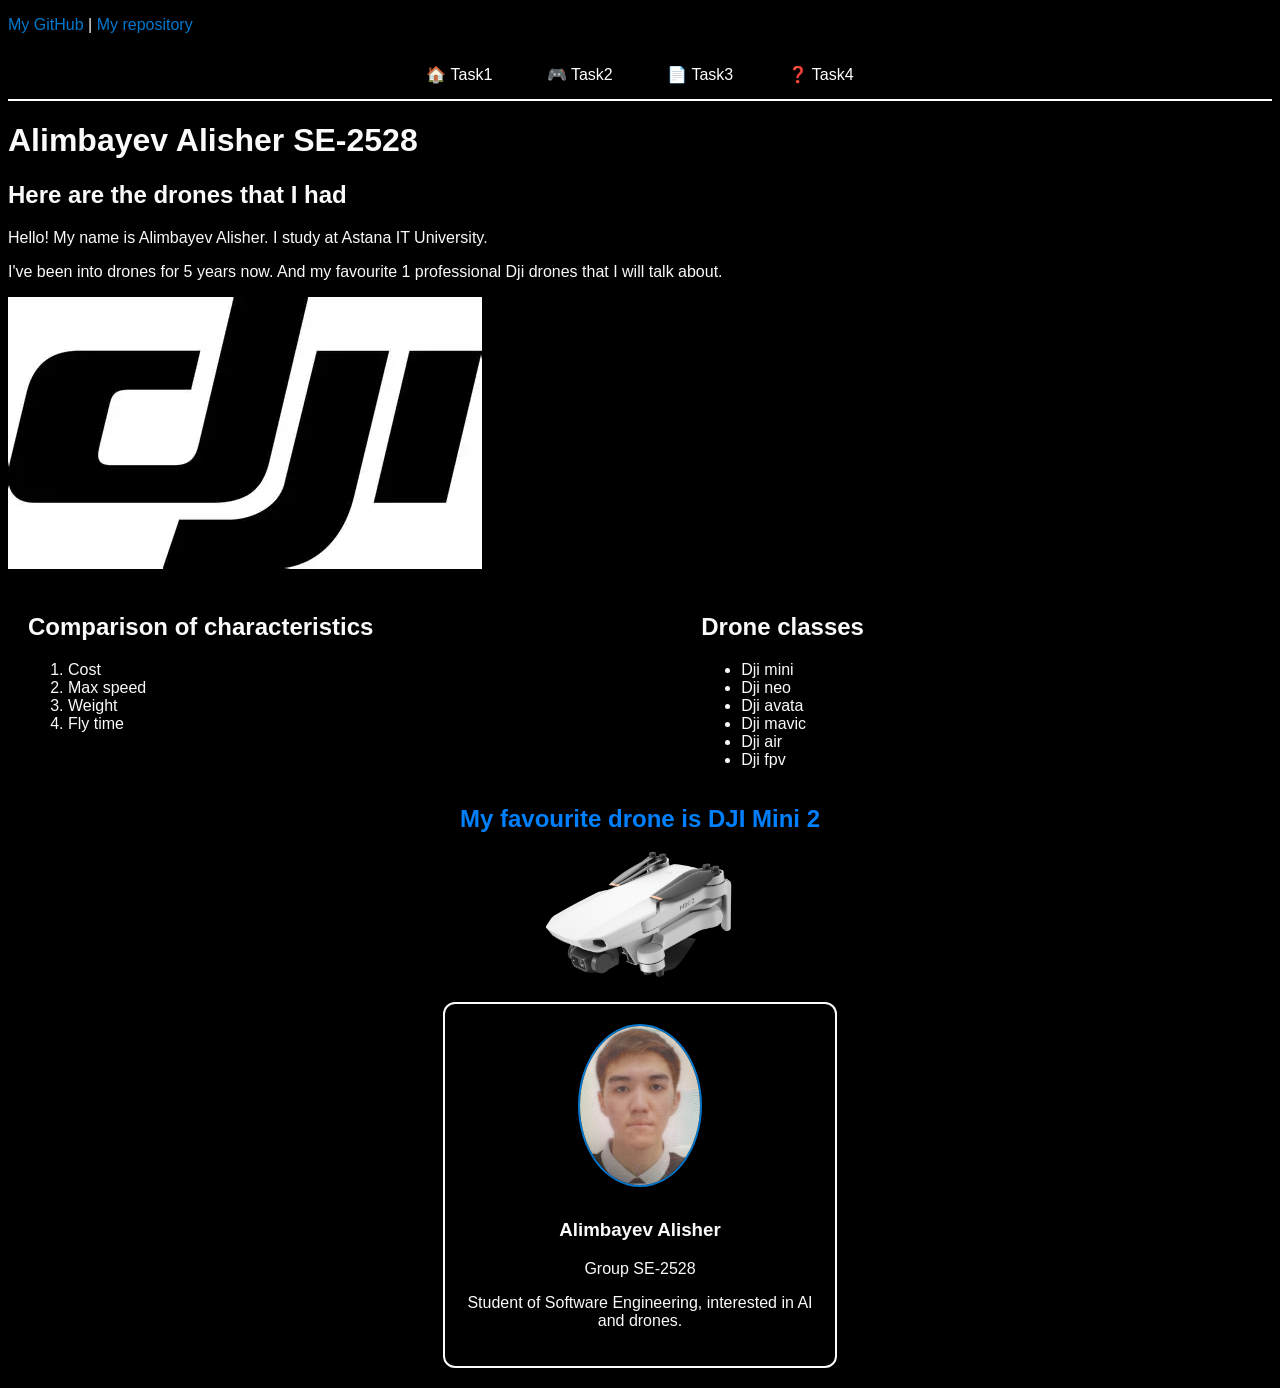
<file: index.html>
<!DOCTYPE html>
<html lang="en">
<head>
  <meta charset="UTF-8">
  <title>Personal Webpage - Alisher</title>
  <link rel="stylesheet" href="DjiDroneAlisherStyles.css">
</head>
<body>
  <p>
    <a href="https://github.com/A1ish07">My GitHub</a> |
    <a href="https://github.com/A1ish07/AlisherDjiDroneWebSiteProject">My repository</a>
  </p>
      <div class="navbar">
        <a href="index.html">🏠 Task1</a>
        <a href="Task2/task2.html">🎮 Task2</a>
        <a href="Task3/task3.html">📄 Task3</a>
        <a href="Task4/task4.html">❓ Task4</a>
      </div>



  <h1>Alimbayev Alisher SE-2528</h1>
  <h2>Here are the drones that I had</h2>

  <p>Hello! My name is Alimbayev Alisher. I study at Astana IT University.</p>
  <p>I've been into drones for 5 years now. And my favourite 1 professional Dji drones that I will talk about.</p>
    <img src="images/djilogo.jpg" alt="My photo">
    <div class="lists-container">
  <div class="left-list">
    <h2>Comparison of characteristics</h2>
    <ol>
      <li>Cost</li>
      <li>Max speed</li>
      <li>Weight</li>
      <li>Fly time</li>
    </ol>
  </div>

  <div class="right-list">
    <h2>Drone classes</h2>
    <ul>
      <li>Dji mini</li>
      <li>Dji neo</li>
      <li>Dji avata</li>
      <li>Dji mavic</li>
      <li>Dji air</li>
      <li>Dji fpv</li>
    </ul>
  </div>
</div>

  <h1 class="center-text">My favourite drone is DJI Mini 2</h1>
  <img src="images/djimini2.jpg" alt="Dji mini 2" class="drone-img">



  <div id="profile-card">
  <img src="images/myphoto.jpg" alt="Profile photo">
  <h3>Alimbayev Alisher</h3>
  <p>Group SE-2528</p>
  <p>Student of Software Engineering, interested in AI and drones.</p>
  </div>
  
</body>
</html>
</file>
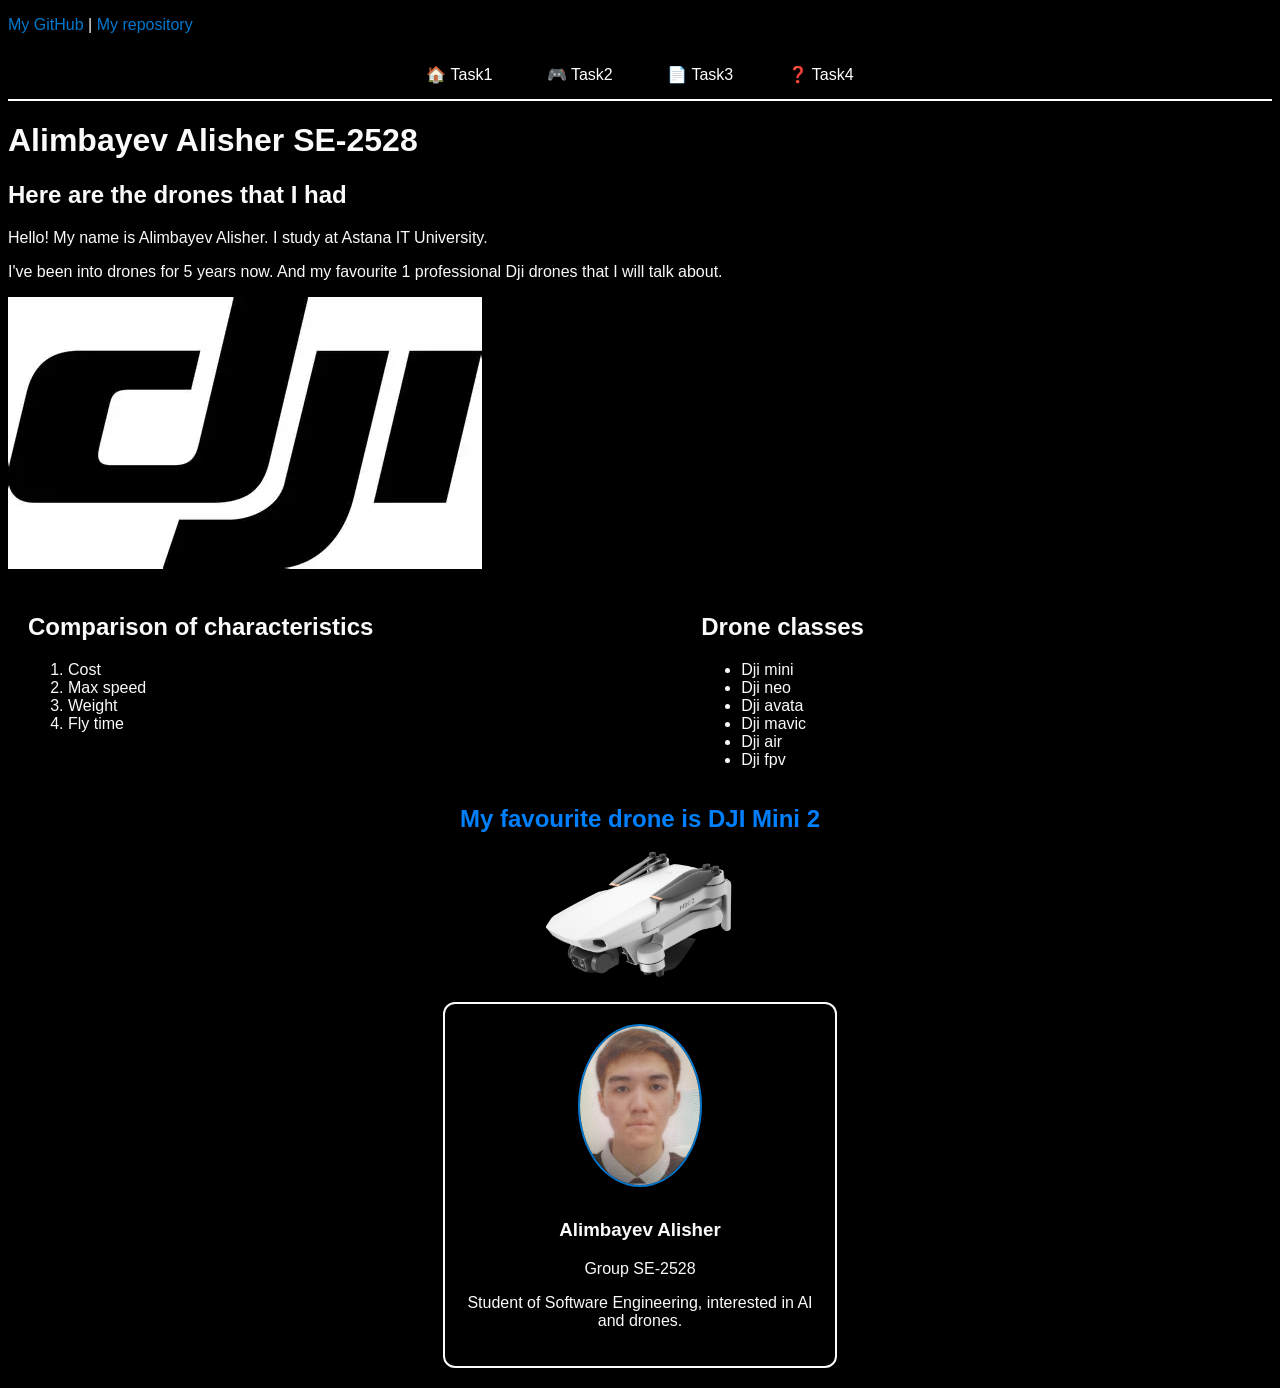
<file: DjiDroneAlisher.html>
<!DOCTYPE html>
<html lang="en">
<head>
  <meta charset="UTF-8">
  <title>Personal Webpage - Alisher</title>
  <link rel="stylesheet" href="DjiDroneAlisherStyles.css">
</head>
<body>
  <p>
    <a href="https://github.com/A1ish07">My GitHub</a> |
    <a href="https://github.com/A1ish07/AlisherDjiDroneWebSiteProject">My repository</a>
  </p>
      <div class="navbar">
        <a href="DjiDroneAlisher.html">🏠 Task1</a>
        <a href="Task2/task2.html">🎮 Task2</a>
        <a href="Task3/task3.html">📄 Task3</a>
        <a href="Task4/task4.html">❓ Task4</a>
      </div>



  <h1>Alimbayev Alisher SE-2528</h1>
  <h2>Here are the drones that I had</h2>

  <p>Hello! My name is Alimbayev Alisher. I study at Astana IT University.</p>
  <p>I've been into drones for 5 years now. And my favourite 1 professional Dji drones that I will talk about.</p>
    <img src="images/djilogo.jpg" alt="My photo">
    <div class="lists-container">
  <div class="left-list">
    <h2>Comparison of characteristics</h2>
    <ol>
      <li>Cost</li>
      <li>Max speed</li>
      <li>Weight</li>
      <li>Fly time</li>
    </ol>
  </div>

  <div class="right-list">
    <h2>Drone classes</h2>
    <ul>
      <li>Dji mini</li>
      <li>Dji neo</li>
      <li>Dji avata</li>
      <li>Dji mavic</li>
      <li>Dji air</li>
      <li>Dji fpv</li>
    </ul>
  </div>
</div>

  <h1 class="center-text">My favourite drone is DJI Mini 2</h1>
  <img src="images/djimini2.jpg" alt="Dji mini 2" class="drone-img">



  <div id="profile-card">
  <img src="images/myphoto.jpg" alt="Profile photo">
  <h3>Alimbayev Alisher</h3>
  <p>Group SE-2528</p>
  <p>Student of Software Engineering, interested in AI and drones.</p>
  </div>
  
</body>
</html>
</file>
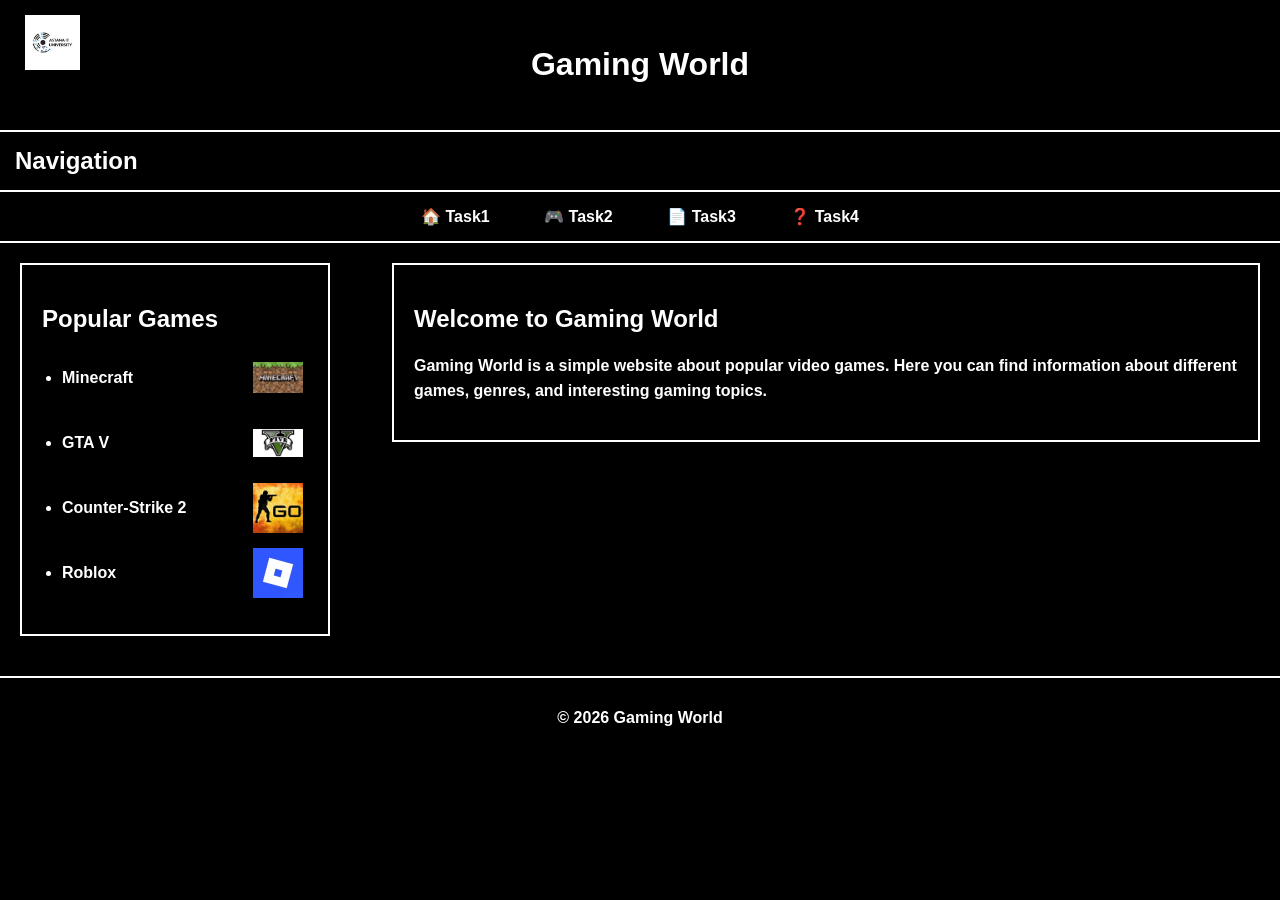
<file: Task2/task2.html>
<!DOCTYPE html>
<html lang="en">
<head>
    <meta charset="UTF-8">
    <meta name="viewport" content="width=device-width, initial-scale=1.0">
    <title>Gaming World</title>
    <link rel="stylesheet" href="task2.css">
</head>
<body>

    <div class="header">
        <img class="aitu-logo" src="../images/aitulogo.jpg" alt="AITU Logo">

        <h1>Gaming World</h1>

    </div>

    <h2 class="navigation-title">Navigation</h2>

    <div class="navbar">
        <a href="../index.html">🏠 Task1</a>
        <a href="task2.html">🎮 Task2</a>
        <a href="../Task3/task3.html">📄 Task3</a>
        <a href="../Task4/task4.html">❓ Task4</a>
    </div>


    <div class="content">

        <div class="sidebar">
            <h2>Popular Games</h2>

            <ul>

                <li>
                    <a href="https://www.minecraft.net/ru-ru" target="_blank">
                        Minecraft
                    </a>
                    <img src="../images/minecraft.jpg" alt="Minecraft">
                </li>

                <li>
                    <a href="https://www.rockstargames.com/gta-v" target="_blank">
                        GTA V
                    </a>
                    <img src="../images/gta5.jpg" alt="gta-v">
                </li>

                <li>
                    <a href="https://www.counter-strike.net/cs2" target="_blank">
                        Counter-Strike 2
                    </a>
                    <img src="../images/csgo.jpg" alt="csgo">
                </li>

                <li>
                    <a href="https://www.roblox.com/home" target="_blank">
                        Roblox
                    </a>
                    <img src="../images/roblox.jpg" alt="roblox">
                </li>

            </ul>
        </div>

        <div class="main-content">
            <h2>Welcome to Gaming World</h2>

            <p>
                Gaming World is a simple website about popular video games.
                Here you can find information about different games, genres,
                and interesting gaming topics.
            </p>
        </div>

    </div>

    <div class="footer">
        <p>© 2026 Gaming World</p>
    </div>

</body>
</html>
</file>
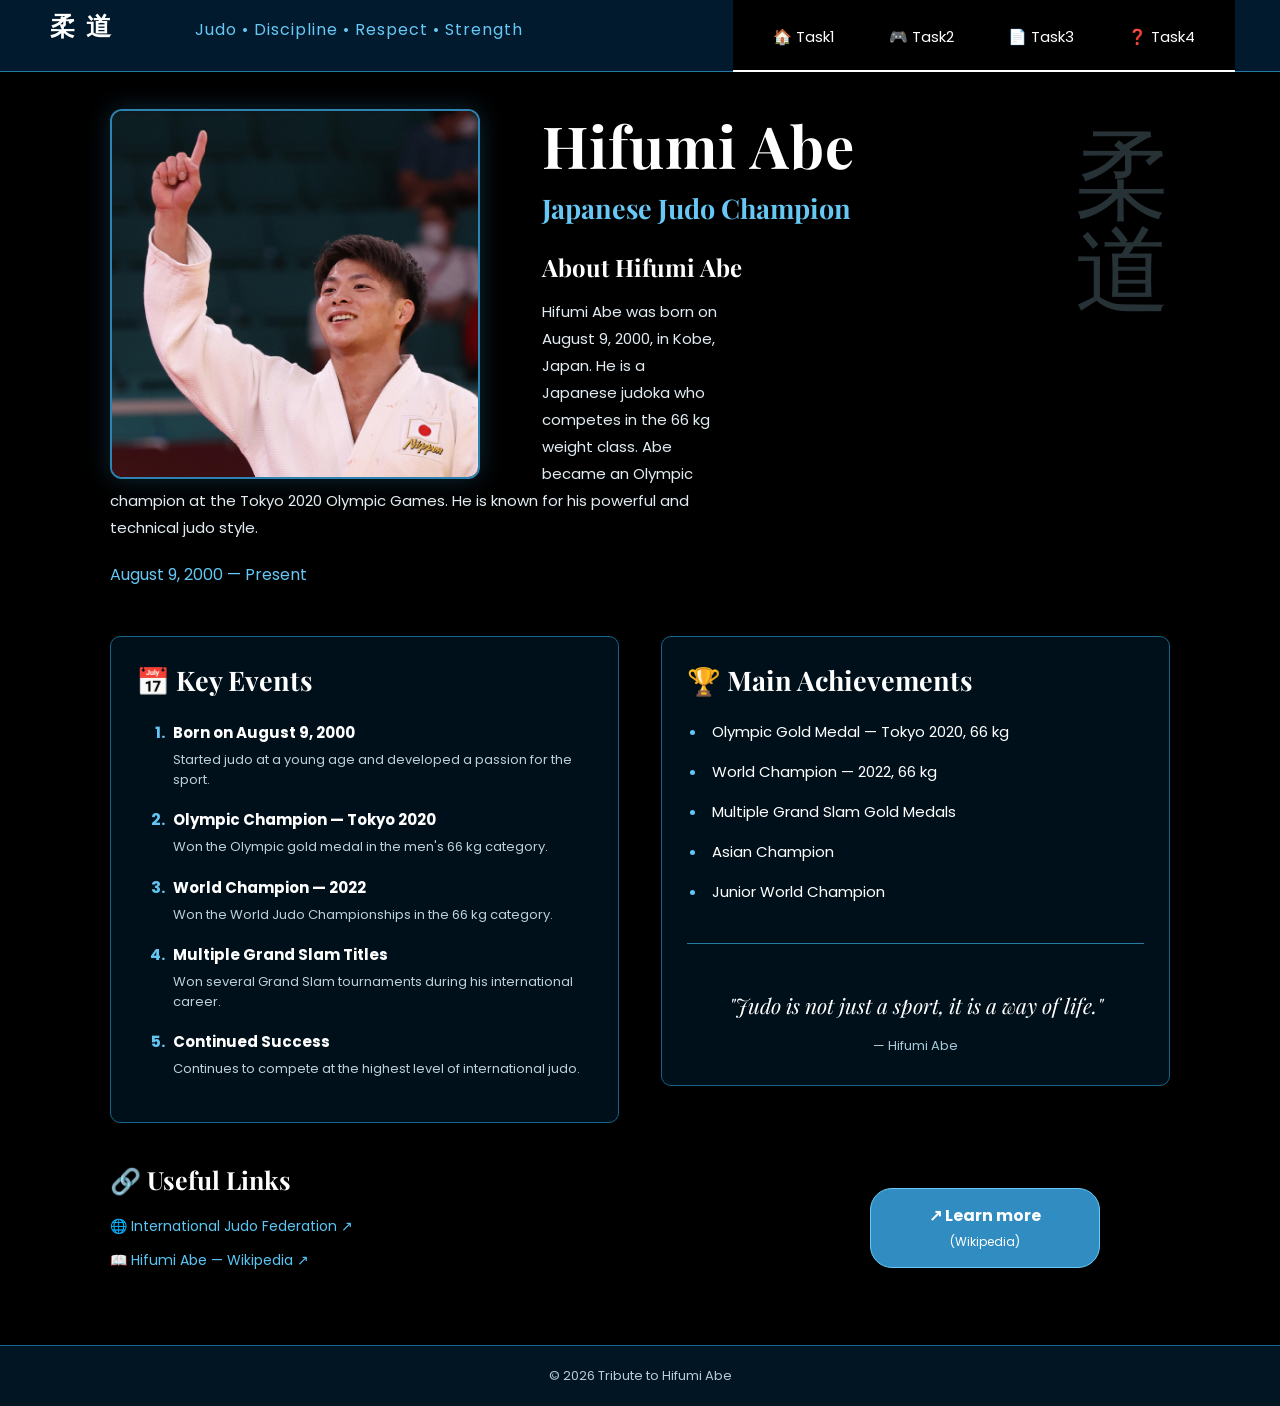
<file: Task3/task3.html>
<!DOCTYPE html>
<html lang="en">

<head>
    <meta charset="UTF-8">
    <meta name="viewport" content="width=device-width, initial-scale=1.0">

    <title>Hifumi Abe - Judo Champion</title>

    <link rel="stylesheet" href="task3.css">

    <link rel="preconnect" href="https://fonts.googleapis.com">
    <link rel="preconnect" href="https://fonts.gstatic.com" crossorigin>

    <link href="https://fonts.googleapis.com/css2?family=Playfair+Display:wght@500;600;700&family=Poppins:wght@400;500;600;700&display=swap" rel="stylesheet">
</head>

<body>
    <header class="header">

        <div class="logo">
            <span>柔</span>
            <span>道</span>
        </div>

        <div class="header-title">
            <p>Judo • Discipline • Respect • Strength</p>
        </div>

        <nav class="navbar">
            <a href="#home">Home</a>
            <a href="#about">About</a>
            <a href="#achievements">Achievements</a>
            <a href="#links">Gallery</a>
        </nav>

    </header>
    <div class="navbar">
        <a href="../index.html">🏠 Task1</a>
        <a href="../Task2/task2.html">🎮 Task2</a>
        <a href="task3.html">📄 Task3</a>
        <a href="../Task4/task4.html">❓ Task4</a>
    </div>

    <main class="content" id="home">

        <section class="hero">

            <div class="photo-box">
                <img src="../images/abe.jpg"
                     alt="Hifumi Abe wearing a Japanese judo uniform">
            </div>

            <div class="intro" id="about">

                <h1>Hifumi Abe</h1>

                <h2>Japanese Judo Champion</h2>

                <h3>About Hifumi Abe</h3>

                <p>
                    Hifumi Abe was born on August 9, 2000, in Kobe, Japan.
                    He is a Japanese judoka who competes in the 66 kg weight class.
                    Abe became an Olympic champion at the Tokyo 2020 Olympic Games.
                    He is known for his powerful and technical judo style.
                </p>

                <p class="date">
                    August 9, 2000 — Present
                </p>

            </div>

            <div class="japanese-text">
                柔<br>
                道
            </div>

        </section>


        <section class="info-section">


            <div class="card events">

                <h2>📅 Key Events</h2>

                <ol>

                    <li>
                        <strong>Born on August 9, 2000</strong>
                        <p>
                            Started judo at a young age and developed
                            a passion for the sport.
                        </p>
                    </li>

                    <li>
                        <strong>Olympic Champion — Tokyo 2020</strong>
                        <p>
                            Won the Olympic gold medal in the
                            men's 66 kg category.
                        </p>
                    </li>

                    <li>
                        <strong>World Champion — 2022</strong>
                        <p>
                            Won the World Judo Championships
                            in the 66 kg category.
                        </p>
                    </li>

                    <li>
                        <strong>Multiple Grand Slam Titles</strong>
                        <p>
                            Won several Grand Slam tournaments
                            during his international career.
                        </p>
                    </li>

                    <li>
                        <strong>Continued Success</strong>
                        <p>
                            Continues to compete at the highest
                            level of international judo.
                        </p>
                    </li>

                </ol>

            </div>


            <div class="card" id="achievements">

                <h2>🏆 Main Achievements</h2>

                <ul class="achievement-list">

                    <li>Olympic Gold Medal — Tokyo 2020, 66 kg</li>

                    <li>World Champion — 2022, 66 kg</li>

                    <li>Multiple Grand Slam Gold Medals</li>

                    <li>Asian Champion</li>

                    <li>Junior World Champion</li>

                </ul>

                <div class="quote">

                    <p>
                        "Judo is not just a sport,
                        it is a way of life."
                    </p>

                    <span>— Hifumi Abe</span>

                </div>

            </div>

        </section>


        <section class="links-section" id="links">

            <div class="links">

                <h2>🔗 Useful Links</h2>

                <a href="https://www.ijf.org/"
                   target="_blank">
                    🌐 International Judo Federation ↗
                </a>

                <a href="https://en.wikipedia.org/wiki/Hifumi_Abe"
                   target="_blank">
                    📖 Hifumi Abe — Wikipedia ↗
                </a>

            </div>


            <div class="learn-more">

                <a class="btn"
                   href="https://en.wikipedia.org/wiki/Hifumi_Abe"
                   target="_blank">

                    ↗ Learn more
                    <br>
                    <span>(Wikipedia)</span>

                </a>

            </div>

        </section>

    </main>



    <footer class="footer">

        <p>© 2026 Tribute to Hifumi Abe</p>

    </footer>

</body>
</html>
</file>
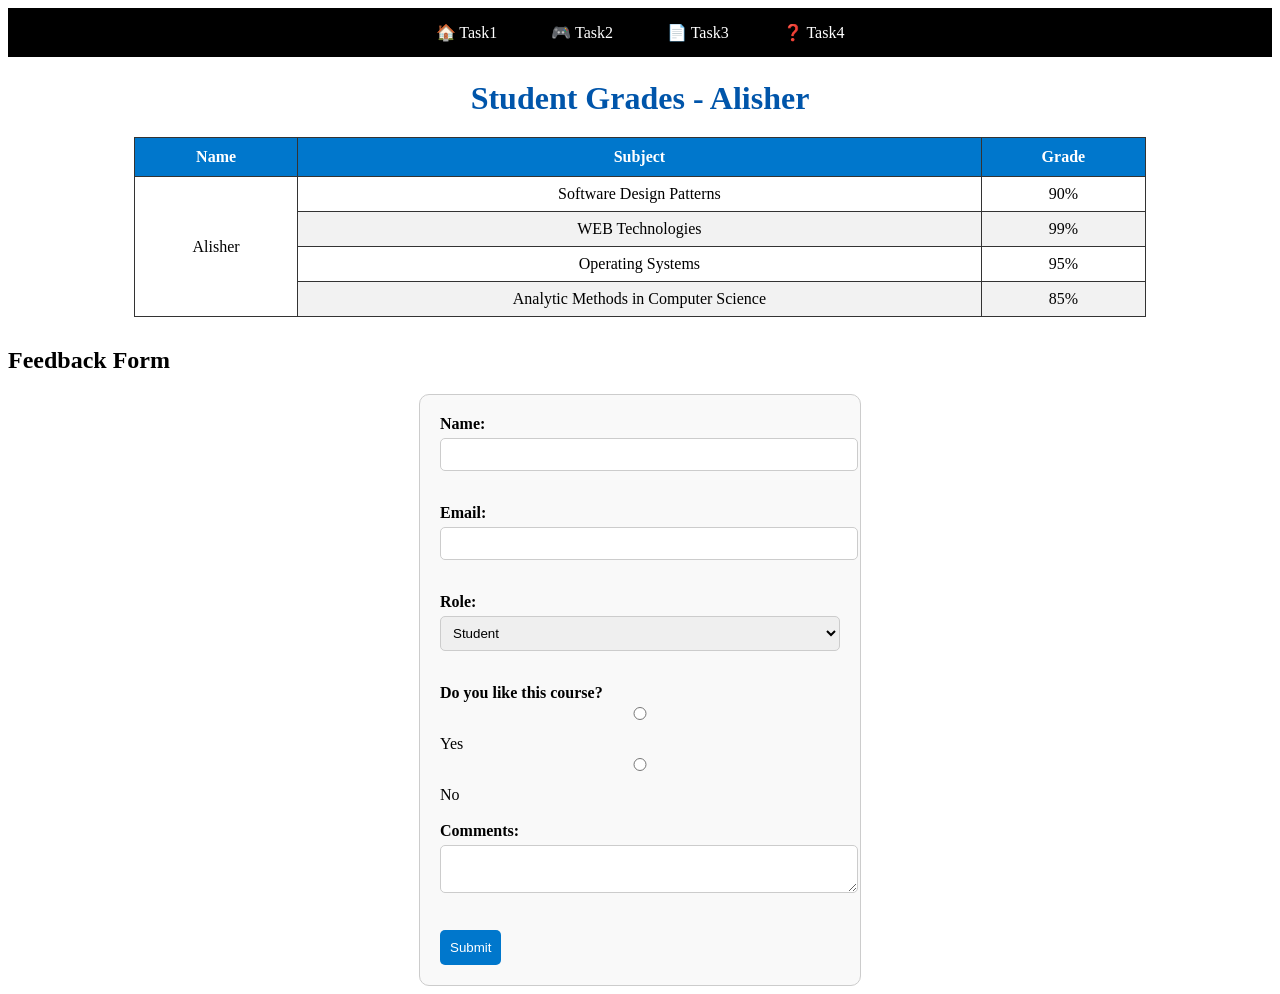
<file: Task4/task4.html>
<!DOCTYPE html>
<html lang="en">
<head>
  <meta charset="UTF-8">
  <title>Task 4 - Table and Form</title>
  <link rel="stylesheet" href="task4.css">
</head>
<body>
<div class="navbar">
    <a href="../index.html">🏠 Task1</a>
    <a href="../Task2/task2.html">🎮 Task2</a>
    <a href="../Task3/task3.html">📄 Task3</a>
    <a href="task4.html">❓ Task4</a>
</div>

  <h1 id="page-title">Student Grades - Alisher</h1>

  <table>
    <thead>
      <tr>
        <th>Name</th>
        <th>Subject</th>
        <th>Grade</th>
      </tr>
    </thead>
    <tbody>
      <tr>
        <td rowspan="4">Alisher</td>
        <td>Software Design Patterns</td>
        <td>90%</td>
      </tr>
      <tr class="highlight-row">
        <td>WEB Technologies</td>
        <td>99%</td>
      </tr>
      <tr>
        <td>Operating Systems</td>
        <td>95%</td>
      </tr>
      <tr>
        <td>Analytic Methods in Computer Science</td>
        <td>85%</td>
      </tr>
    </tbody>
  </table>

  <h2>Feedback Form</h2>
  <form id="feedback-form">
    <label for="name">Name:</label>
    <input type="text" id="name" name="name"><br><br>

    <label for="email">Email:</label>
    <input type="email" id="email" name="email"><br><br>

    <label for="role">Role:</label>
    <select id="role" name="role">
      <option>Student</option>
      <option>Teacher</option>
      <option>Other</option>
    </select><br><br>

    <label>Do you like this course?</label><br>
    <input type="radio" name="like" value="Yes"> Yes
    <input type="radio" name="like" value="No"> No<br><br>

    <label for="comments">Comments:</label><br>
    <textarea id="comments" name="comments"></textarea><br><br>

    <button type="submit" class="submit-btn">Submit</button>
  </form>
</body>
</html>
</file>
<file: DjiDroneAlisherStyles.css>
body {
  background-color: #000000;
  font-family: Arial, sans-serif;
  color: #f9faf9;
}

.center-text {
  text-align: center;
  font-size: 24px;
  color: #0080ff;
  font-weight: bold;  
}

#profile-card {
  border: 2px solid #fbfbfb;
  background-color: #000000;
  border-radius: 12px;
  padding: 20px;
  max-width: 350px;
  margin: 20px auto;
  text-align: center;
}

#profile-card img {
  max-width: 120px;
  border-radius: 50%;
  border: 2px solid #0077cc;
  margin-bottom: 10px;
}


.drone-img {
  max-width: 200px;
  border-radius: 10px;
  margin: 10px auto;
  display: block; 
}



.lists-container {
  display: flex;
  justify-content: space-between; /* разносит списки по сторонам */
  align-items: flex-start;         /* выравнивает по верхнему краю */
  margin: 20px;
  flex-wrap: wrap;                 /* чтобы на маленьком экране списки шли друг под другом */
}

.left-list, .right-list {
  width: 45%;
}

a {
  color: #0077cc;
  text-decoration: none;
}

a:hover {
  color: red;
  text-decoration: underline;
}


.navbar {
    background-color: black;
    padding: 15px;
    text-align: center;
    border-bottom: 2px solid white;
}

.navbar a {
    color: white;
    text-decoration: none;
    margin: 0 15px;
    padding: 10px;
}

.navbar a:hover {
    background-color: white;
    color: black;
}
</file>
<file: Task2/task2.css>
body {
    margin: 0;
    padding: 0;
    font-family: Arial, sans-serif;
    background-color: black;
    color: white;
    font-weight: bold;
}

.header {
    position: relative;
    background-color: black;
    color: white;
    text-align: center;
    padding: 25px;
    border-bottom: 2px solid white;
}

.aitu-logo {
    position: absolute;
    left: 25px;
    top: 15px;
    width: 55px;
    height: 55px;
    object-fit: contain;
}

.navigation-title {
    margin: 0;
    padding: 15px;
    background-color: black;
    border-bottom: 2px solid white;
}

.navbar {
    background-color: black;
    padding: 15px;
    text-align: center;
    border-bottom: 2px solid white;
}

.navbar a {
    color: white;
    text-decoration: none;
    margin: 0 15px;
    padding: 10px;
}

.navbar a:hover {
    background-color: white;
    color: black;
}

.content {
    padding: 20px;
    overflow: auto;
}

.sidebar {
    float: left;
    width: 25%;
    background-color: black;
    color: white;
    padding: 20px;
    border: 2px solid white;
    box-sizing: border-box;
}

.sidebar ul {
    padding-left: 20px;
}

.sidebar li {
    margin-bottom: 15px;
    min-height: 50px;
}

.sidebar a {
    color: white;
    text-decoration: none;
    line-height: 50px;
}

.sidebar a:hover {
    text-decoration: underline;
}

.sidebar img {
    float: right;
    width: 50px;
    height: 50px;
    object-fit: contain;
    margin-right: 5px;
}

.main-content {
    float: right;
    width: 70%;
    background-color: black;
    color: white;
    padding: 20px;
    border: 2px solid white;
    box-sizing: border-box;
}

.main-content p {
    line-height: 1.6;
}

.footer {
    clear: both;
    background-color: black;
    color: white;
    text-align: center;
    padding: 15px;
    margin-top: 20px;
    border-top: 2px solid white;
}
</file>
<file: Task3/task3.css>
* {
    box-sizing: border-box;
}

html {
    scroll-behavior: smooth;
}

body {
    margin: 0;
    padding: 0;

    background-color: black;

    color: white;

    font-family: "Poppins", sans-serif;
}


.header {
    height: 72px;

    display: block;

    border-bottom: 1px solid #237ba5;

    background-color: #021a2d;

    position: relative;
}

.logo {
    position: absolute;

    left: 50px;
    top: 12px;

    font-family: "Playfair Display", serif;

    font-size: 25px;

    line-height: 25px;

    font-weight: bold;

    color: white;
}

.logo span {
    margin-right: 5px;
}



.header-title {
    position: absolute;

    left: 195px;
    top: 17px;
}

.header-title p {
    margin: 0;

    color: #67c8f5;

    font-size: 16px;

    letter-spacing: 1px;
}


.navbar {
    position: absolute;

    right: 45px;
    top: 0;

    height: 72px;
}

.navbar a {
    display: inline-block;

    color: white;

    text-decoration: none;

    padding: 25px 18px;

    font-size: 15px;

    transition: 0.3s;
}

.navbar a:hover {
    color: #55c7fa;

    border-bottom: 2px solid #55c7fa;
}

.content {
    max-width: 1100px;

    margin: 0 auto;

    padding: 32px 20px;
}



.hero {
    min-height: 400px;

    position: relative;

    padding-top: 5px;
}


.photo-box {
    float: left;

    width: 37%;

    margin-right: 40px;
}

.photo-box img {
    width: 100%;

    max-width: 370px;

    height: 370px;

    object-fit: cover;

    border-radius: 12px;

    border: 2px solid #2d83b1;

    box-shadow:
        0 0 25px rgba(52, 157, 210, 0.25);
}


.intro {
    padding-top: 5px;

    position: relative;

    z-index: 2;
}

.intro h1 {
    margin: 0;

    font-family: "Playfair Display", serif;

    font-size: 58px;

    line-height: 1.1;

    letter-spacing: 1px;
}

.intro h2 {
    margin-top: 12px;

    margin-bottom: 25px;

    color: #67c8f5;

    font-family: "Playfair Display", serif;

    font-size: 27px;
}

.intro h3 {
    font-family: "Playfair Display", serif;

    font-size: 24px;

    margin-bottom: 12px;
}

.intro p {
    max-width: 610px;

    font-size: 15px;

    line-height: 1.8;

    color: #e2edf3;
}

.intro .date {
    color: #65c8f6;

    font-size: 16px;

    margin-top: 20px;
}


.japanese-text {
    position: absolute;

    right: 0;

    top: 25px;

    font-family: serif;

    font-size: 95px;

    line-height: 1;

    color: rgba(155, 198, 218, 0.25);

    text-align: center;

    z-index: 1;
}


.info-section {
    clear: both;

    padding-top: 30px;

    overflow: hidden;
}

.card {
    float: left;

    width: 48%;

    min-height: 450px;

    padding: 25px;

    border: 1px solid #17648b;

    border-radius: 10px;

    background-color: rgba(0, 22, 36, 0.75);

    box-shadow:
        0 5px 25px rgba(0, 0, 0, 0.25);
}

.card:first-child {
    margin-right: 4%;
}

.card h2 {
    margin-top: 0;

    font-family: "Playfair Display", serif;

    font-size: 27px;
}



.events ol {
    padding-left: 32px;
}

.events li {
    padding-left: 5px;

    margin-bottom: 18px;
}

.events li::marker {
    color: #62c5f2;

    font-weight: bold;
}

.events strong {
    font-size: 15px;
}

.events p {
    margin-top: 5px;

    margin-bottom: 0;

    color: #bcd0dc;

    font-size: 13px;

    line-height: 1.5;
}



.achievement-list {
    padding-left: 20px;
}

.achievement-list li {
    margin-bottom: 17px;

    padding-left: 5px;

    font-size: 15px;
}

.achievement-list li::marker {
    color: #61c8f5;
}



.quote {
    margin-top: 40px;

    padding-top: 25px;

    border-top: 1px solid #277b9e;

    text-align: center;
}

.quote p {
    font-family: "Playfair Display", serif;

    font-size: 21px;

    font-style: italic;

    line-height: 1.5;

    margin-bottom: 10px;
}

.quote span {
    color: #a8c8d8;

    font-size: 13px;
}


.links-section {
    clear: both;

    min-height: 170px;

    padding-top: 40px;

    overflow: hidden;
}

.links {
    float: left;

    width: 60%;
}

.links h2 {
    font-family: "Playfair Display", serif;

    font-size: 25px;

    margin-top: 0;
}

.links a {
    display: block;

    width: fit-content;

    color: #58c6f5;

    text-decoration: none;

    margin: 13px 0;

    font-size: 14px;
}

.links a:hover {
    color: white;

    text-decoration: underline;
}


.learn-more {
    float: right;

    width: 35%;

    text-align: center;

    padding-top: 25px;
}

.btn {
    display: inline-block;

    min-width: 230px;

    padding: 14px 30px;

    border-radius: 22px;

    border: 1px solid #66caf4;

    background-color: #318dc1;

    color: white;

    text-decoration: none;

    font-weight: bold;

    font-size: 16px;

    box-shadow:
        0 5px 20px rgba(0, 0, 0, 0.3);

    transition: 0.3s;
}

.btn span {
    font-size: 12px;

    font-weight: normal;
}

.btn:hover {
    background-color: white;

    color: #0b4664;

    transform: translateY(-3px);
}

.footer {
    clear: both;

    border-top: 1px solid #17648b;

    background-color: #011522;

    text-align: center;

    padding: 20px;

    margin-top: 20px;
}

.footer p {
    margin: 0;

    color: #b7ccd7;

    font-size: 13px;
}



@media (max-width: 850px) {

    .header-title {
        display: none;
    }

    .navbar {
        right: 10px;
    }

    .navbar a {
        padding: 25px 8px;
    }

    .photo-box {
        float: none;

        width: 100%;

        margin-right: 0;

        text-align: center;
    }

    .intro {
        margin-top: 25px;
    }

    .intro h1 {
        font-size: 45px;
    }

    .japanese-text {
        display: none;
    }

    .card {
        float: none;

        width: 100%;

        margin-bottom: 25px;
    }

    .card:first-child {
        margin-right: 0;
    }

    .links {
        float: none;

        width: 100%;
    }

    .learn-more {
        float: none;

        width: 100%;

        margin-top: 20px;
    }
}


.navbar {
    background-color: black;
    padding: 15px;
    text-align: center;
    border-bottom: 2px solid white;
}

.navbar a {
    color: white;
    text-decoration: none;
    margin: 0 15px;
    padding: 10px;
}

.navbar a:hover {
    background-color: white;
    color: black;
}
</file>
<file: Task4/task4.css>
#page-title {
  text-align: center;
  color: #0055aa;
  margin-bottom: 20px;
}

table {
  width: 80%;
  margin: 0 auto 30px auto;
  border-collapse: collapse;
  text-align: center;
}

th {
  background-color: #0077cc;
  color: white;
  padding: 10px;
  border: 1px solid #333;
}

td {
  border: 1px solid #333;
  padding: 8px;
}

tbody tr:nth-child(even) {
  background-color: #f2f2f2;
}

.highlight-row {
  background-color: #ffe599;
}

#feedback-form {
  width: 400px;
  margin: 0 auto;
  background-color: #f9f9f9;
  padding: 20px;
  border-radius: 10px;
  border: 1px solid #ccc;
}

label {
  font-weight: bold;
}

input, select, textarea {
  width: 100%;
  margin: 5px 0 15px 0;
  padding: 8px;
  border: 1px solid #ccc;
  border-radius: 5px;
}

.submit-btn {
  background-color: #0077cc;
  color: white;
  padding: 10px;
  border: none;
  border-radius: 5px;
  cursor: pointer;
}

.submit-btn:hover {
  background-color: #0055aa;
}


.navbar {
    background-color: black;
    padding: 15px;
    text-align: center;
    border-bottom: 2px solid white;
}

.navbar a {
    color: white;
    text-decoration: none;
    margin: 0 15px;
    padding: 10px;
}

.navbar a:hover {
    background-color: white;
    color: black;
}
</file>
